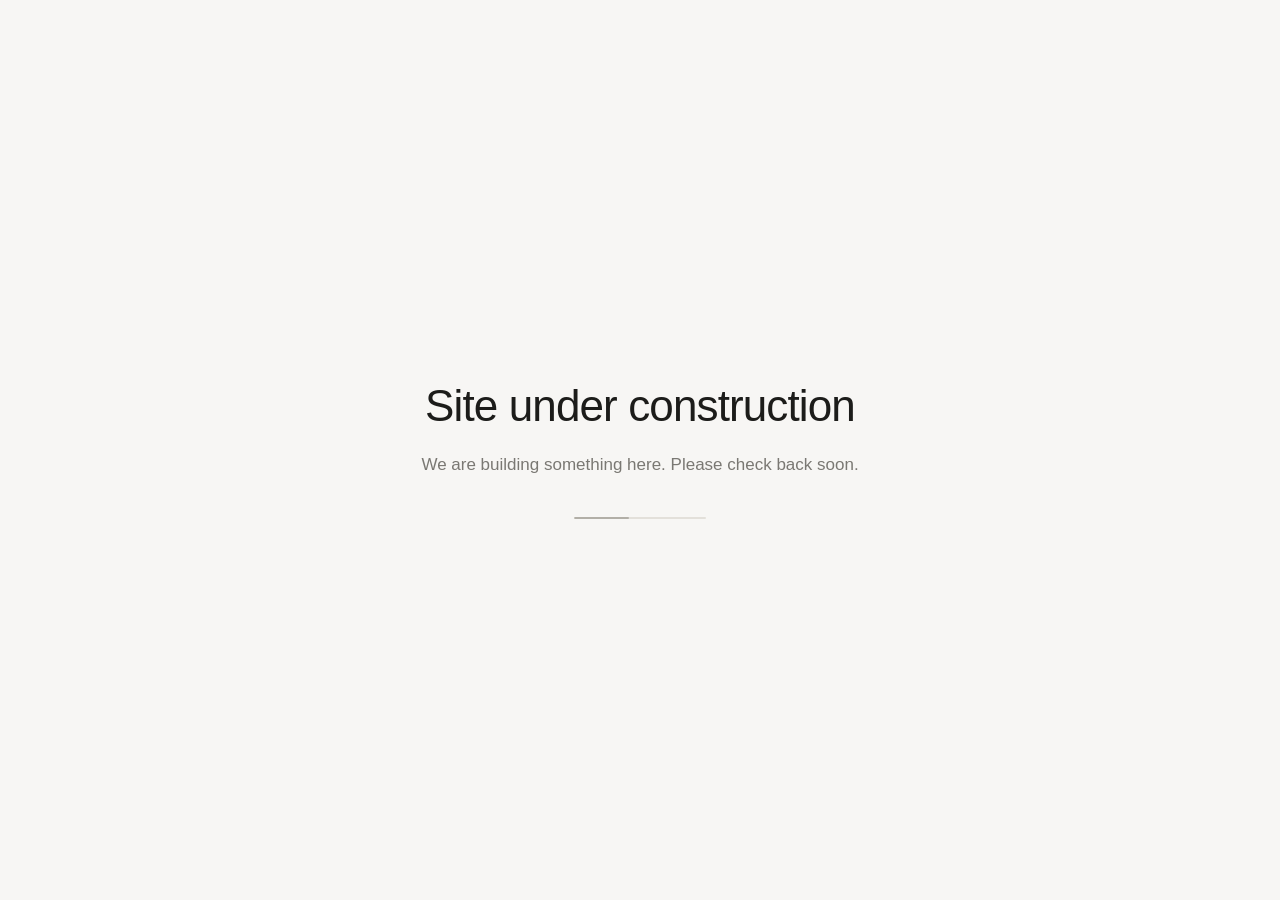
<file: index.html>
<!DOCTYPE html>
<html lang="en">
<head>
<meta charset="utf-8">
<meta name="viewport" content="width=device-width, initial-scale=1">
<title>Site under construction</title>
<meta name="description" content="This site is currently under construction.">
<meta name="robots" content="noindex">
<link rel="icon" href="data:,">
<style>
  :root {
    --bg: #F7F6F4;
    --ink: #1C1C1A;
    --muted: #7A7873;
    --rule: #E3E0DA;
    --sweep: #B2AFA7;
  }

  * { box-sizing: border-box; }

  html, body {
    margin: 0;
    padding: 0;
    height: 100%;
  }

  body {
    background: var(--bg);
    color: var(--ink);
    font-family: ui-sans-serif, -apple-system, BlinkMacSystemFont, "Segoe UI", Roboto, Helvetica, Arial, sans-serif;
    -webkit-font-smoothing: antialiased;
    display: flex;
    align-items: center;
    justify-content: center;
    padding: 40px 24px;
    text-align: center;
  }

  main {
    max-width: 520px;
    width: 100%;
    animation: rise 0.9s ease both;
  }

  h1 {
    margin: 0;
    font-size: clamp(27px, 5.6vw, 44px);
    font-weight: 400;
    letter-spacing: -0.02em;
    line-height: 1.15;
    text-wrap: balance;
  }

  p {
    margin: 20px auto 0;
    max-width: 440px;
    font-size: clamp(15px, 2.4vw, 17px);
    line-height: 1.65;
    color: var(--muted);
    font-weight: 400;
    text-wrap: balance;
  }

  .rule {
    width: 132px;
    height: 2px;
    margin: 38px auto 0;
    border-radius: 2px;
    background: var(--rule);
    overflow: hidden;
    position: relative;
  }

  .rule::after {
    content: "";
    position: absolute;
    inset: 0;
    width: 42%;
    border-radius: 2px;
    background: var(--sweep);
    animation: sweep 2.8s cubic-bezier(0.65, 0, 0.35, 1) infinite;
  }

  @keyframes sweep {
    0%   { transform: translateX(-110%); }
    50%  { transform: translateX(150%); }
    100% { transform: translateX(150%); }
  }

  @keyframes rise {
    from { opacity: 0; transform: translateY(10px); }
    to   { opacity: 1; transform: none; }
  }

  @media (prefers-reduced-motion: reduce) {
    main { animation: none; }
    .rule::after { animation: none; width: 42%; transform: none; }
  }

  @media (prefers-color-scheme: dark) {
    :root {
      --bg: #131312;
      --ink: #F2F1EE;
      --muted: #8E8C87;
      --rule: #2B2B29;
      --sweep: #55534E;
    }
  }
</style>
</head>
<body>
  <main>
    <h1>Site under construction</h1>
    <p>We are building something here. Please check back soon.</p>
    <div class="rule" aria-hidden="true"></div>
  </main>
</body>
</html>
</file>
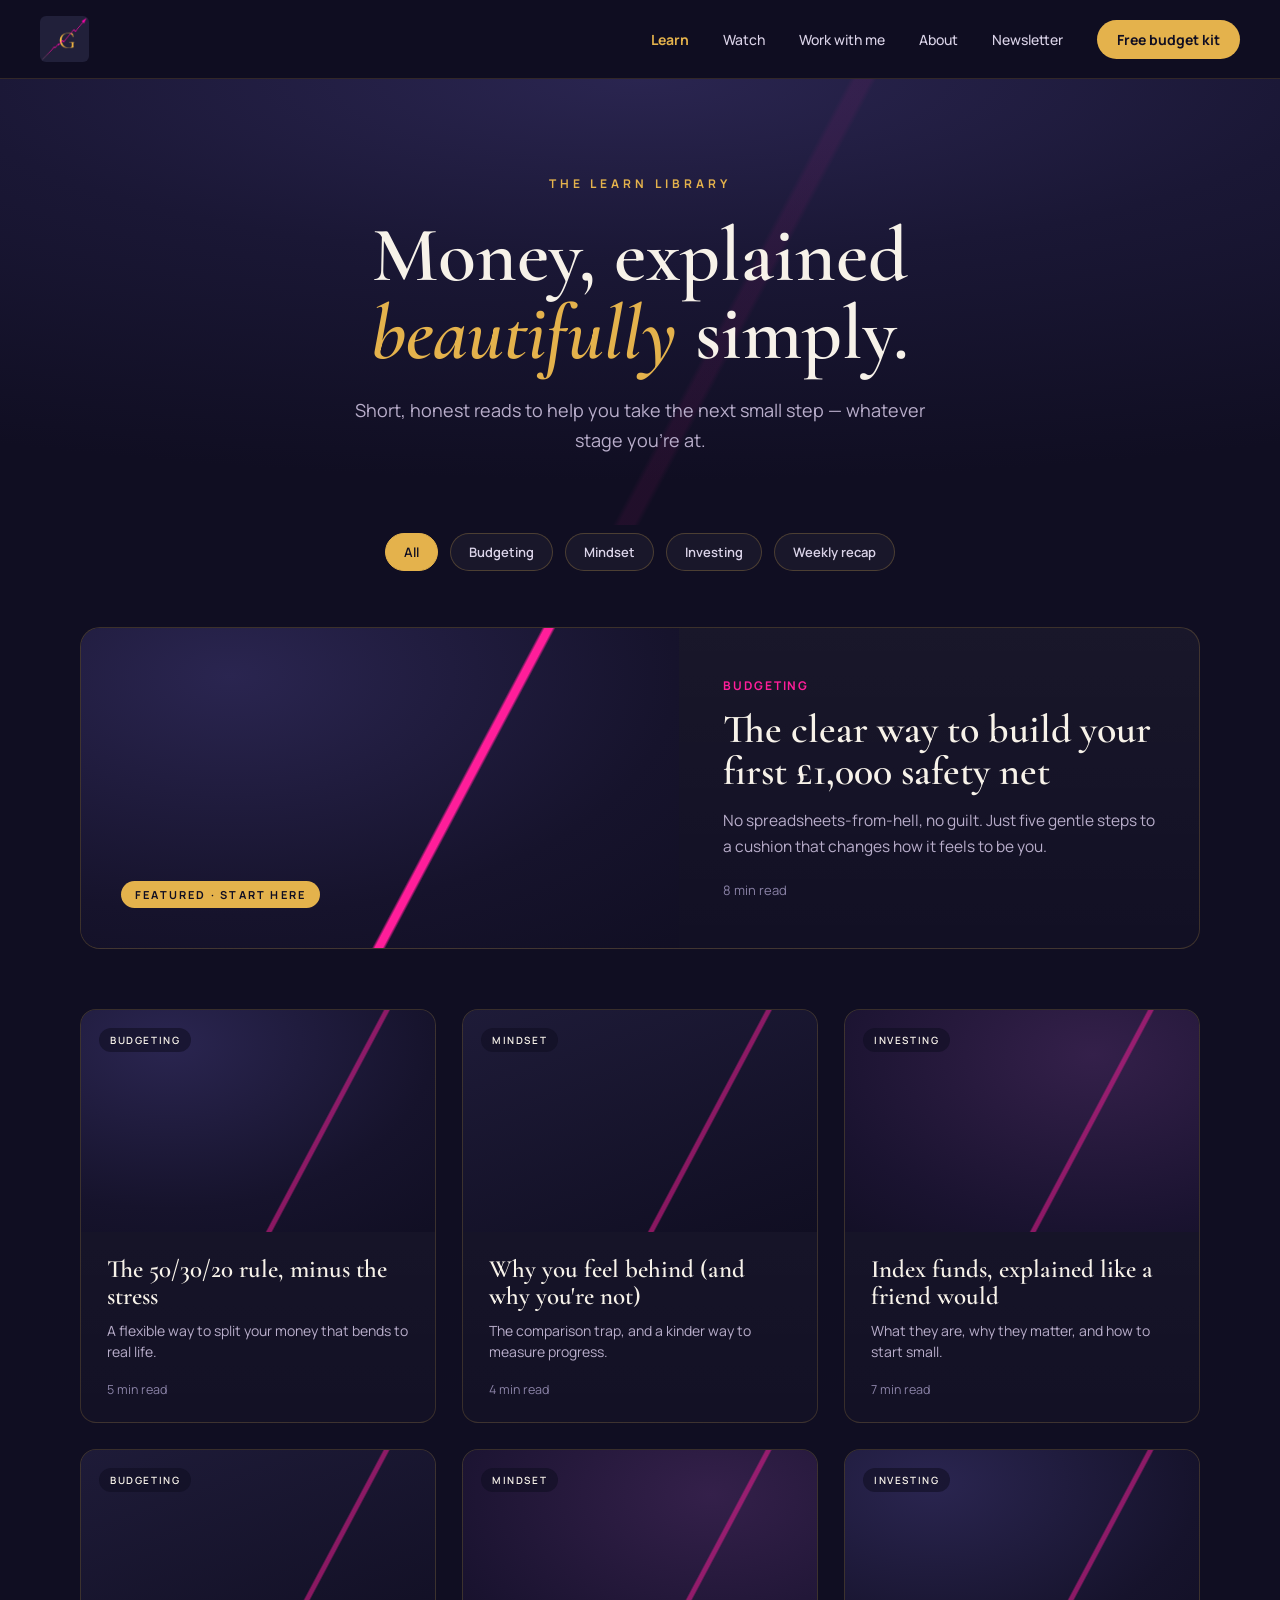
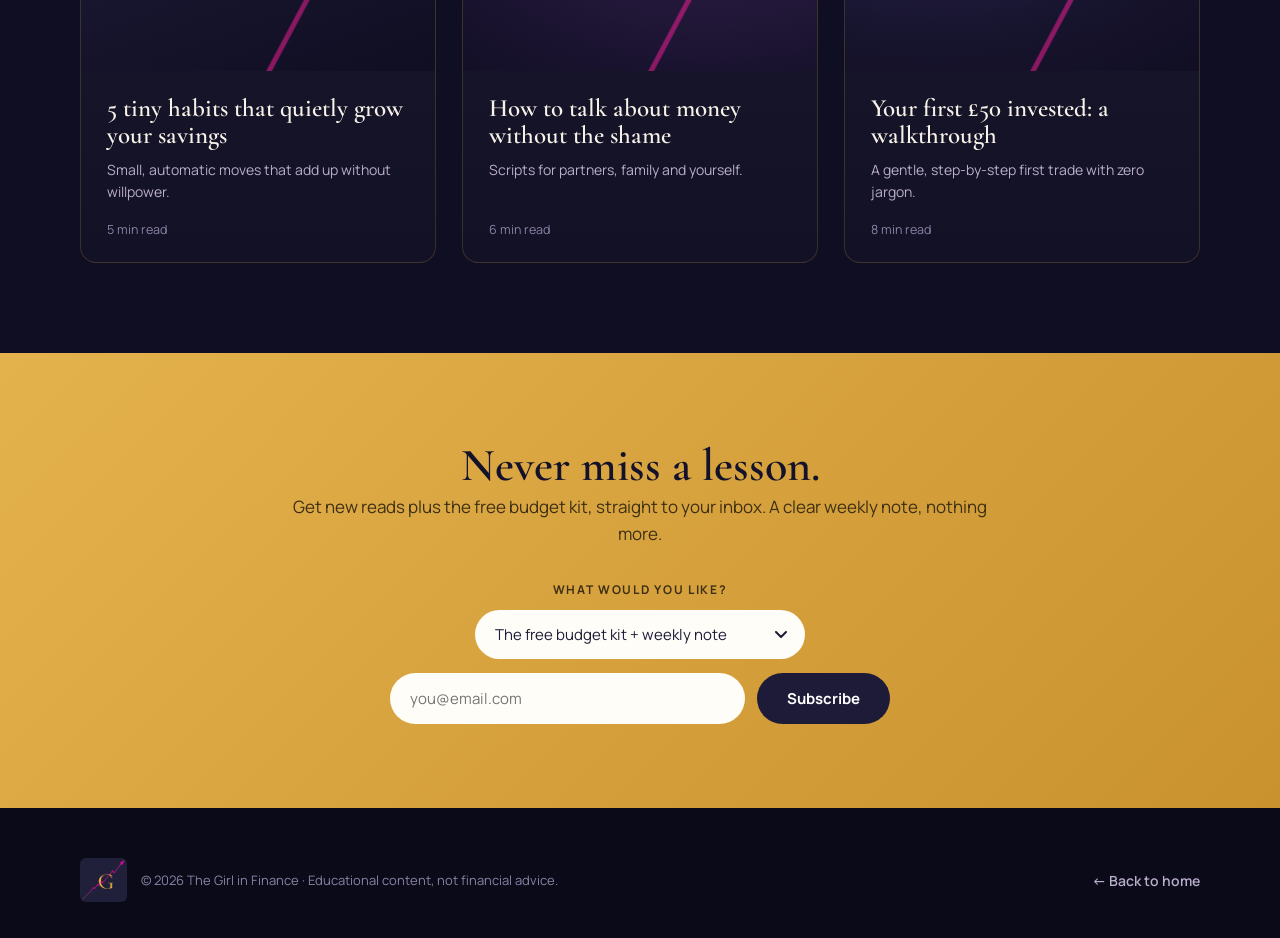
<file: blog.html>
<!DOCTYPE html>
<html lang="en">
<head>
<meta charset="utf-8">
<meta name="viewport" content="width=device-width, initial-scale=1">
<title>Learn — The Girl in Finance</title>
<meta name="description" content="Short, honest reads to help you take the next small step — whatever stage you're at. Budgeting, mindset and investing, explained beautifully simply.">
<link rel="icon" type="image/png" href="assets/favicon.png">
<link rel="preconnect" href="https://fonts.googleapis.com">
<link rel="preconnect" href="https://fonts.gstatic.com" crossorigin>
<link href="https://fonts.googleapis.com/css2?family=Cormorant+Garamond:ital,wght@0,400;0,500;0,600;0,700;1,400;1,500&family=Manrope:wght@400;500;600;700;800&family=Amiri:wght@400;700&display=swap" rel="stylesheet">
<link rel="stylesheet" href="styles.css">
</head>
<body>

  <!-- NAV -->
  <nav class="nav">
    <a class="nav-logo" href="index.html"><img src="assets/emblem-dark.png" alt="The Girl in Finance"></a>
    <div class="nav-links">
      <a href="#index" class="nav-link active">Learn</a>
      <a href="index.html#watch" class="nav-link">Watch</a>
      <a href="work-with-me.html" class="nav-link">Work with me</a>
      <a href="index.html#about" class="nav-link">About</a>
      <a href="newsletter.html" class="nav-link">Newsletter</a>
      <a href="#subscribe" class="nav-link btn btn-gold">Free budget kit</a>
    </div>
  </nav>

  <!-- HERO -->
  <header class="hero hero-sub">
    <div class="hero-inner">
      <div class="hero-eyebrow">The Learn library</div>
      <h1>Money, explained<br><span class="serif" style="font-style: italic; color: var(--gold);">beautifully</span> simply.</h1>
      <p class="lead">Short, honest reads to help you take the next small step — whatever stage you're at.</p>
    </div>
  </header>

  <!-- CATEGORY FILTER -->
  <div id="index" class="cat-filter">
    <span class="cat-pill active">All</span>
    <span class="cat-pill">Budgeting</span>
    <span class="cat-pill">Mindset</span>
    <span class="cat-pill">Investing</span>
    <span class="cat-pill">Weekly recap</span>
  </div>

  <!-- FEATURED -->
  <section style="padding: 56px 40px 40px;">
    <div class="wrap">
      <a href="#" class="featured-card">
        <div class="featured-visual">
          <span class="featured-badge">Featured · Start here</span>
        </div>
        <div class="featured-body">
          <div class="featured-cat">Budgeting</div>
          <h2>The clear way to build your first £1,000 safety net</h2>
          <p>No spreadsheets-from-hell, no guilt. Just five gentle steps to a cushion that changes how it feels to be you.</p>
          <span class="featured-read">8 min read</span>
        </div>
      </a>
    </div>
  </section>

  <!-- ARTICLE GRID -->
  <section style="padding: 20px 40px 90px;">
    <div class="wrap grid-3">
      <a href="#" class="card article-card">
        <div class="article-thumb" style="background: radial-gradient(120% 120% at 25% 15%, #2A2550, #16132C 62%, #100E22);">
          <span class="article-cat-badge">Budgeting</span>
        </div>
        <div class="article-body">
          <h3>The 50/30/20 rule, minus the stress</h3>
          <p>A flexible way to split your money that bends to real life.</p>
          <span class="article-read">5 min read</span>
        </div>
      </a>
      <a href="#" class="card article-card">
        <div class="article-thumb" style="background: linear-gradient(160deg, #1E1B38, #100E22);">
          <span class="article-cat-badge">Mindset</span>
        </div>
        <div class="article-body">
          <h3>Why you feel behind (and why you're not)</h3>
          <p>The comparison trap, and a kinder way to measure progress.</p>
          <span class="article-read">4 min read</span>
        </div>
      </a>
      <a href="#" class="card article-card">
        <div class="article-thumb" style="background: radial-gradient(120% 120% at 70% 20%, #34204a, #1A1330 65%, #100E22);">
          <span class="article-cat-badge">Investing</span>
        </div>
        <div class="article-body">
          <h3>Index funds, explained like a friend would</h3>
          <p>What they are, why they matter, and how to start small.</p>
          <span class="article-read">7 min read</span>
        </div>
      </a>
      <a href="#" class="card article-card">
        <div class="article-thumb" style="background: linear-gradient(160deg, #1E1B38, #100E22);">
          <span class="article-cat-badge">Budgeting</span>
        </div>
        <div class="article-body">
          <h3>5 tiny habits that quietly grow your savings</h3>
          <p>Small, automatic moves that add up without willpower.</p>
          <span class="article-read">5 min read</span>
        </div>
      </a>
      <a href="#" class="card article-card">
        <div class="article-thumb" style="background: radial-gradient(120% 120% at 70% 20%, #34204a, #1A1330 65%, #100E22);">
          <span class="article-cat-badge">Mindset</span>
        </div>
        <div class="article-body">
          <h3>How to talk about money without the shame</h3>
          <p>Scripts for partners, family and yourself.</p>
          <span class="article-read">6 min read</span>
        </div>
      </a>
      <a href="#" class="card article-card">
        <div class="article-thumb" style="background: radial-gradient(120% 120% at 25% 15%, #2A2550, #16132C 62%, #100E22);">
          <span class="article-cat-badge">Investing</span>
        </div>
        <div class="article-body">
          <h3>Your first £50 invested: a walkthrough</h3>
          <p>A gentle, step-by-step first trade with zero jargon.</p>
          <span class="article-read">8 min read</span>
        </div>
      </a>
    </div>
  </section>

  <!-- SUBSCRIBE -->
  <section id="subscribe" class="band-gold" style="padding: 84px 40px;">
    <div class="band-inner" style="max-width: 720px;">
      <h2 style="font-size: 46px;">Never miss a lesson.</h2>
      <p>Get new reads plus the free budget kit, straight to your inbox. A clear weekly note, nothing more.</p>
      <form class="pill-form" name="newsletter-blog" method="POST" action="/thank-you.html" data-netlify="true" netlify-honeypot="bot-field" style="max-width: 500px;">
        <input type="hidden" name="form-name" value="newsletter-blog">
        <p class="hp-field"><label>Don't fill this out: <input name="bot-field" type="text"></label></p>
        <label class="pill-choice">
          <span>What would you like?</span>
          <select name="wants">
            <option>The free budget kit + weekly note</option>
            <option>Just the weekly newsletter</option>
            <option>Just the budget kit</option>
          </select>
        </label>
        <input type="email" name="email" placeholder="you@email.com" required>
        <button type="submit" class="btn btn-dark">Subscribe</button>
      </form>
    </div>
  </section>

  <!-- FOOTER -->
  <footer class="footer-simple">
    <div class="wrap">
      <div class="footer-simple-brand">
        <img src="assets/emblem-dark.png" alt="The Girl in Finance">
        <span>© 2026 The Girl in Finance · Educational content, not financial advice.</span>
      </div>
      <a href="index.html" class="footer-back">← Back to home</a>
    </div>
  </footer>

</body>
</html>
</file>
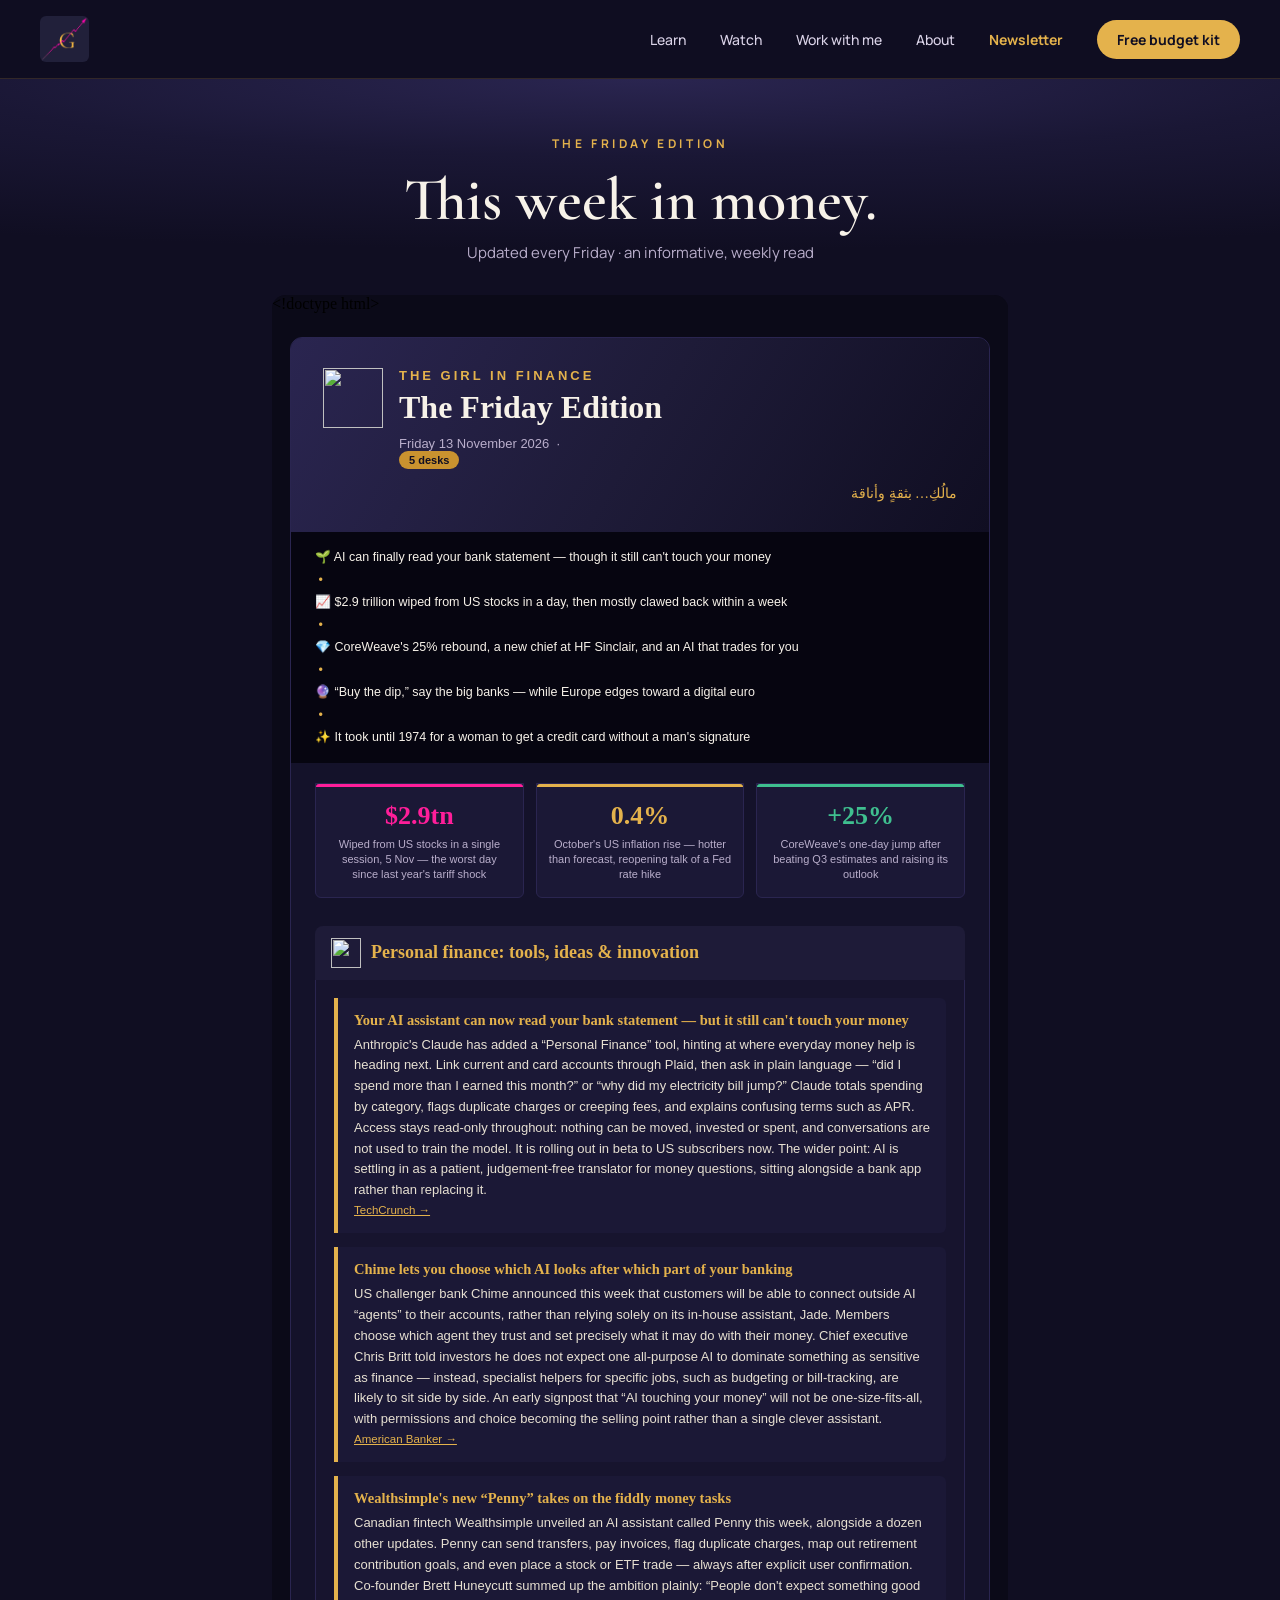
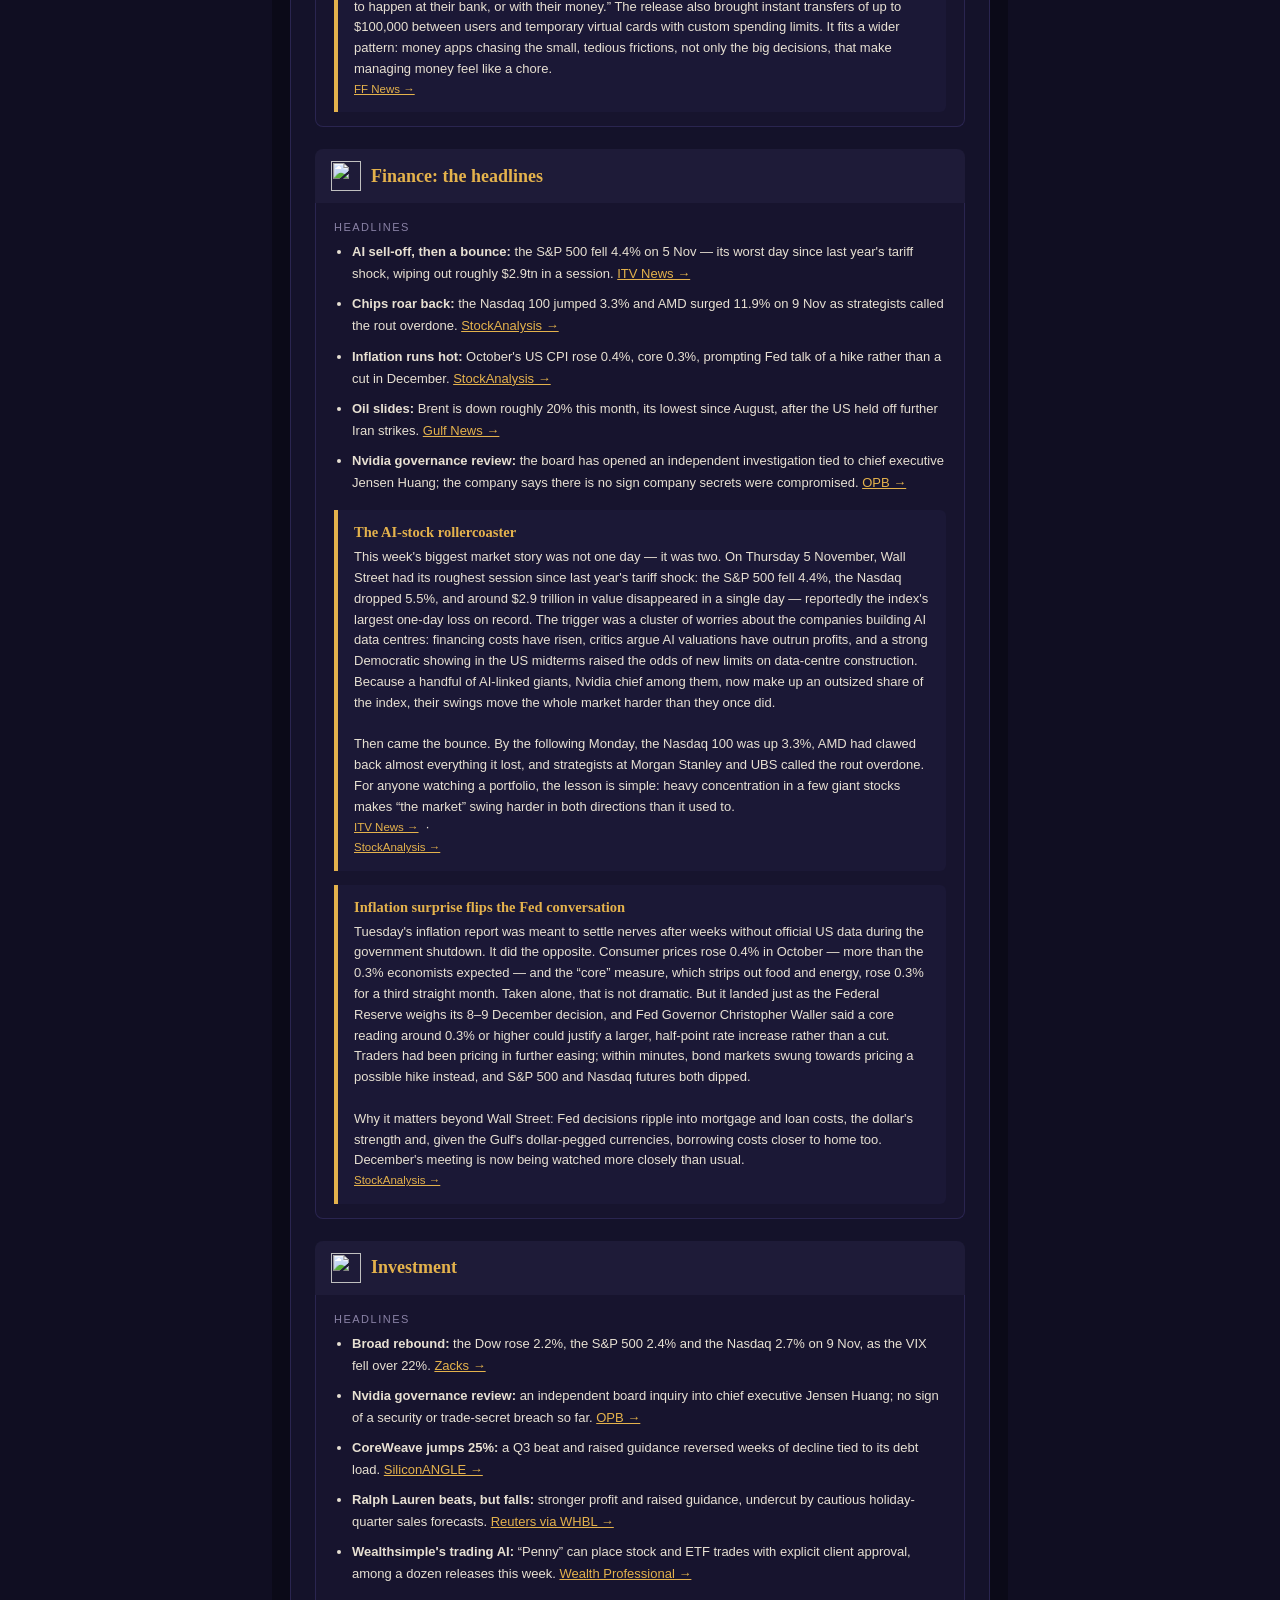
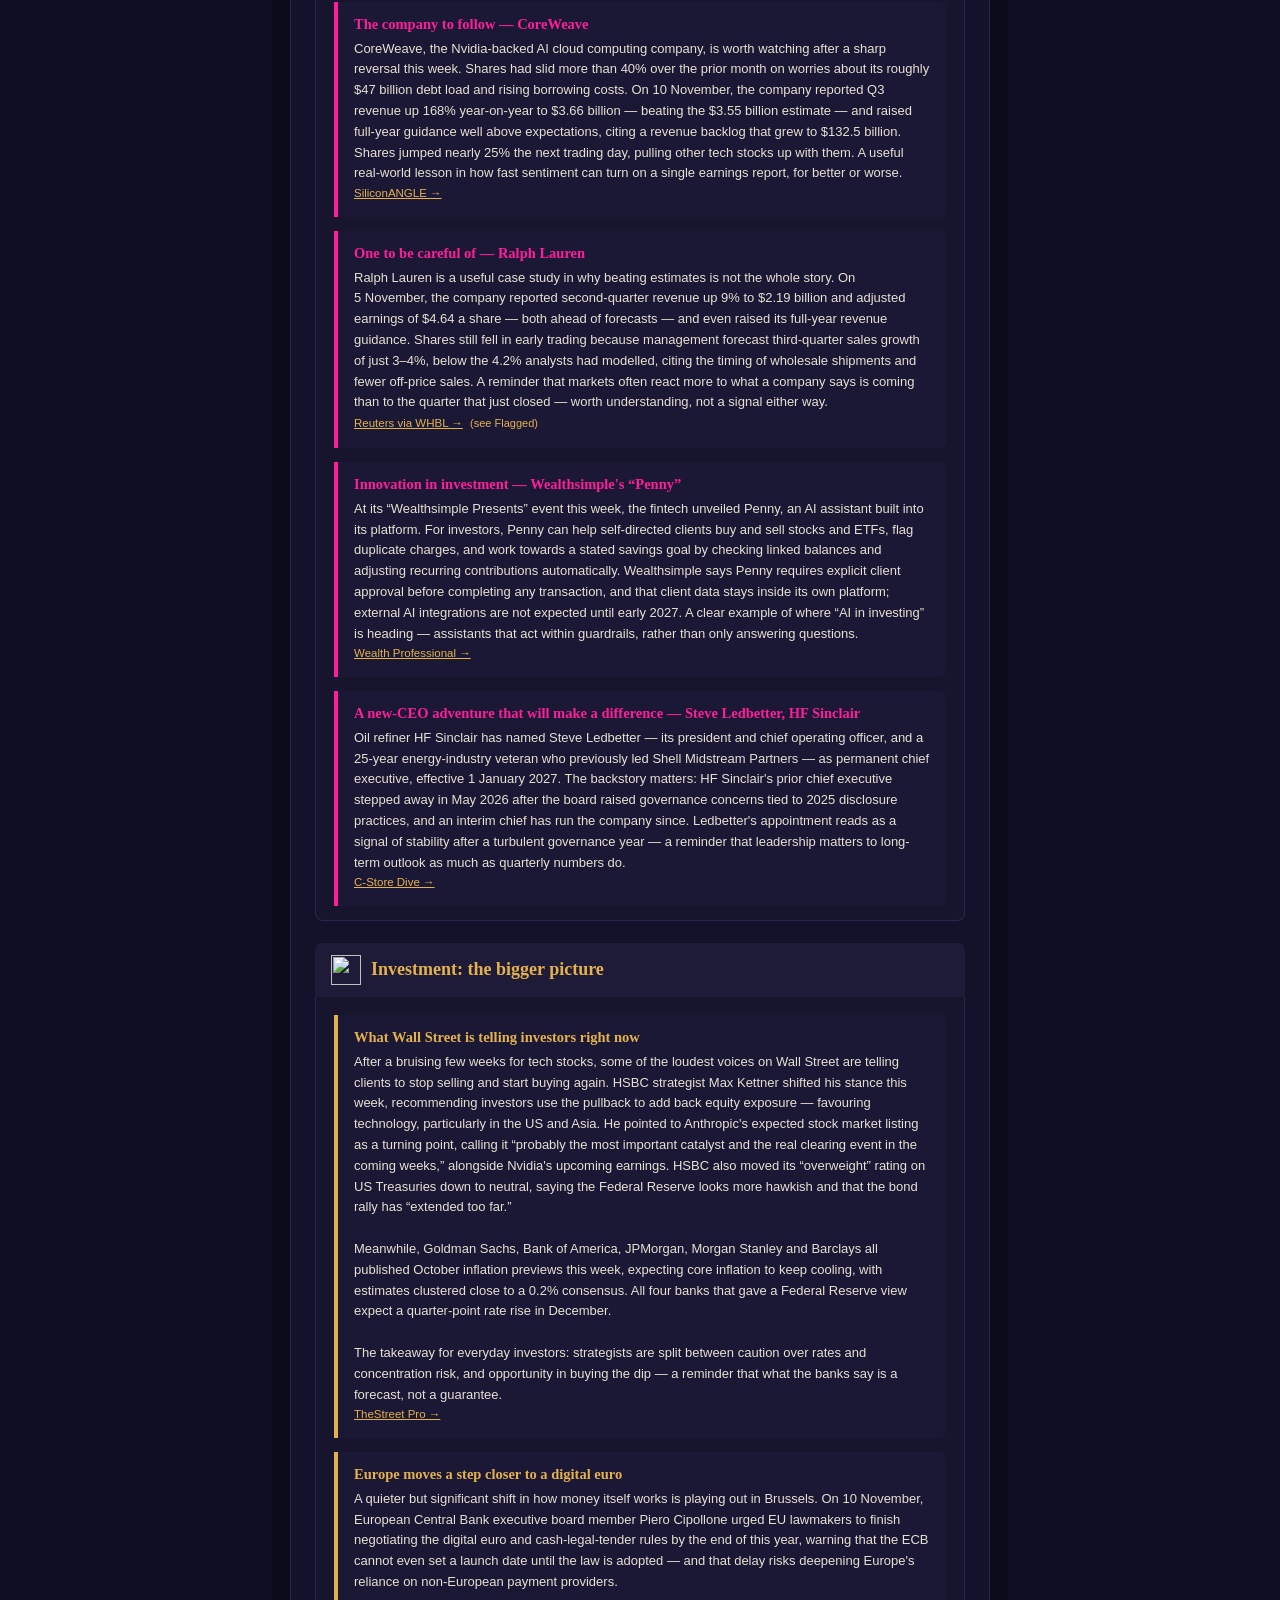
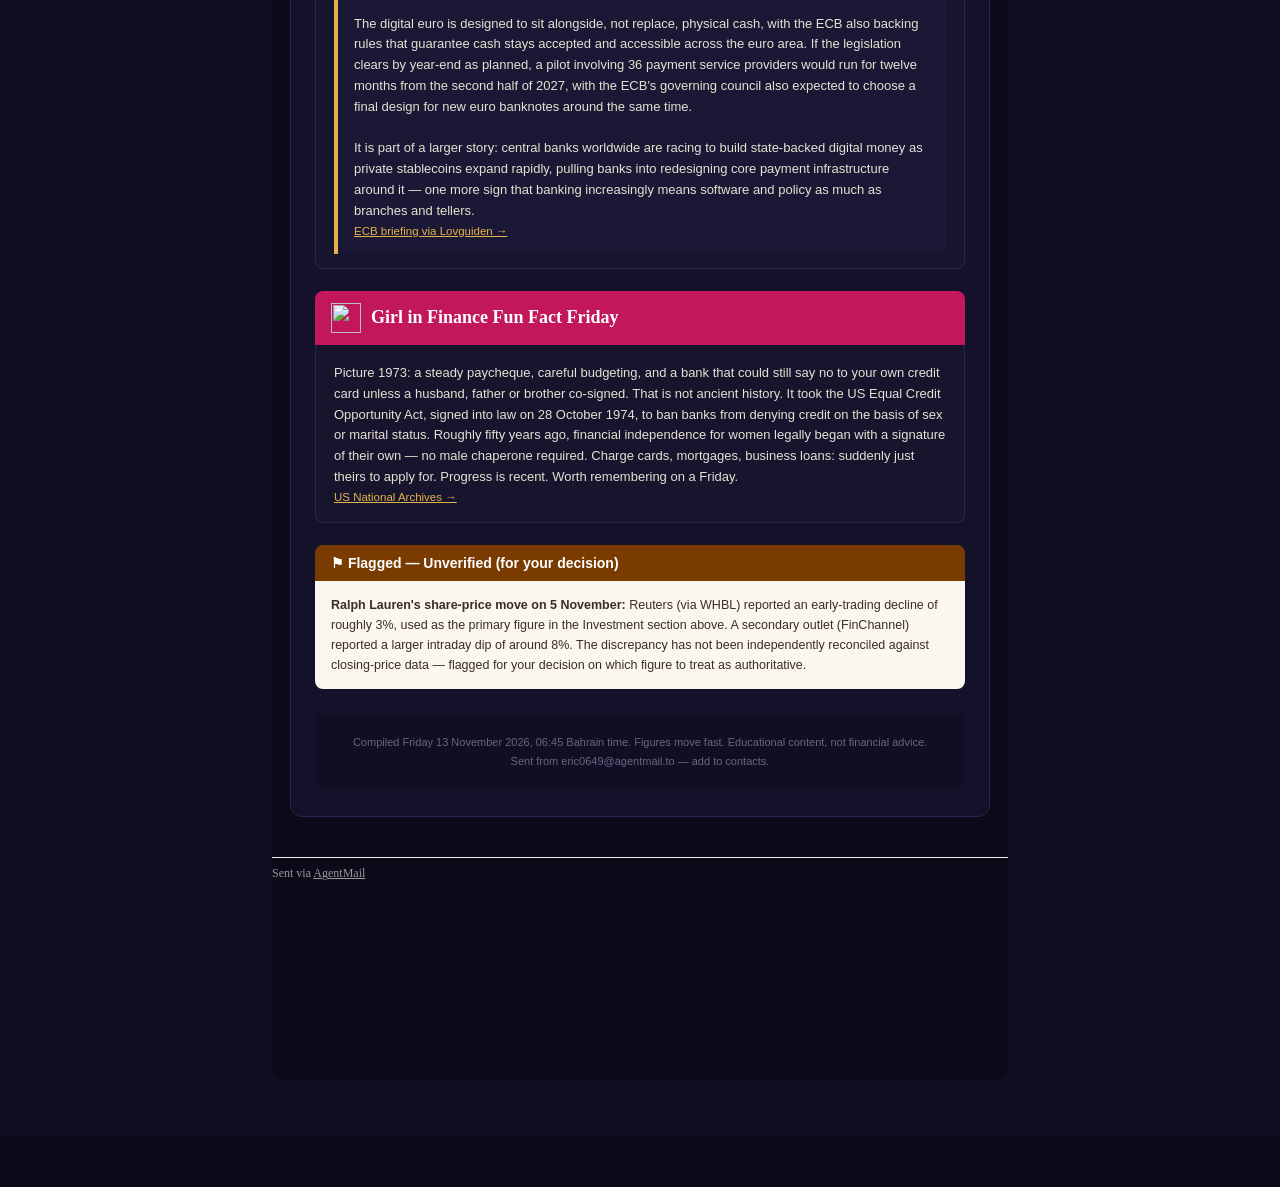
<file: newsletter.html>
<!DOCTYPE html>
<html lang="en">
<head>
<meta charset="utf-8">
<meta name="viewport" content="width=device-width, initial-scale=1">
<title>The Friday Edition — The Girl in Finance</title>
<meta name="description" content="The Girl in Finance — Friday Edition. Money news, personal finance and investment, explained clearly. Updated every Friday.">
<link rel="icon" type="image/png" href="assets/favicon.png">
<link rel="preconnect" href="https://fonts.googleapis.com">
<link rel="preconnect" href="https://fonts.gstatic.com" crossorigin>
<link href="https://fonts.googleapis.com/css2?family=Cormorant+Garamond:ital,wght@0,400;0,500;0,600;0,700;1,400;1,500&family=Manrope:wght@400;500;600;700;800&family=Amiri:wght@400;700&display=swap" rel="stylesheet">
<link rel="stylesheet" href="styles.css">
<style>
  .nl-mini-hero { text-align:center; padding:56px 24px 6px; background:radial-gradient(120% 90% at 50% 0%, #2A2550 0%, #1A1735 45%, var(--deep-space) 100%); }
  .nl-mini-hero .eyebrow { color:var(--gold); }
  .nl-mini-hero h1 { font-size:clamp(38px,6vw,60px); line-height:1; margin-bottom:12px; }
  .nl-mini-hero p { color:var(--mauve); font-size:15px; }
  .nl-frame-wrap { max-width:760px; margin:0 auto; padding:26px 12px 56px; }
  iframe#issue { width:100%; border:0; display:block; background:#0B0A18; border-radius:14px; min-height:1600px; }
</style>
</head>
<body>

  <nav class="nav">
    <a class="nav-logo" href="index.html"><img src="assets/emblem-dark.png" alt="The Girl in Finance"></a>
    <div class="nav-links">
      <a href="index.html#learn" class="nav-link">Learn</a>
      <a href="index.html#watch" class="nav-link">Watch</a>
      <a href="work-with-me.html" class="nav-link">Work with me</a>
      <a href="index.html#about" class="nav-link">About</a>
      <a href="newsletter.html" class="nav-link active">Newsletter</a>
      <a href="index.html#join" class="nav-link btn btn-gold">Free budget kit</a>
    </div>
  </nav>

  <header class="nl-mini-hero">
    <div class="eyebrow">The Friday Edition</div>
    <h1 class="serif">This week in money.</h1>
    <p>Updated every Friday · an informative, weekly read</p>
  </header>

  <div class="nl-frame-wrap">
    <iframe id="issue" src="issue.html" title="This week's edition" scrolling="no"></iframe>
  </div>

  <footer class="footer-simple">
    <div class="wrap">
      <div class="footer-simple-brand">
        <img src="assets/emblem-dark.png" alt="The Girl in Finance">
        <span>© 2026 The Girl in Finance · Educational content, not financial advice.</span>
      </div>
      <a href="index.html" class="footer-back">← Back to home</a>
    </div>
  </footer>

  <script>
    (function () {
      var f = document.getElementById('issue');
      function resize() {
        try {
          var h = f.contentWindow.document.body.scrollHeight;
          if (h && h > 200) f.style.height = (h + 40) + 'px';
        } catch (e) { /* leave min-height */ }
      }
      f.addEventListener('load', resize);
      setTimeout(resize, 500);
      setTimeout(resize, 1500);
      window.addEventListener('resize', resize);
    })();
  </script>
</body>
</html>
</file>
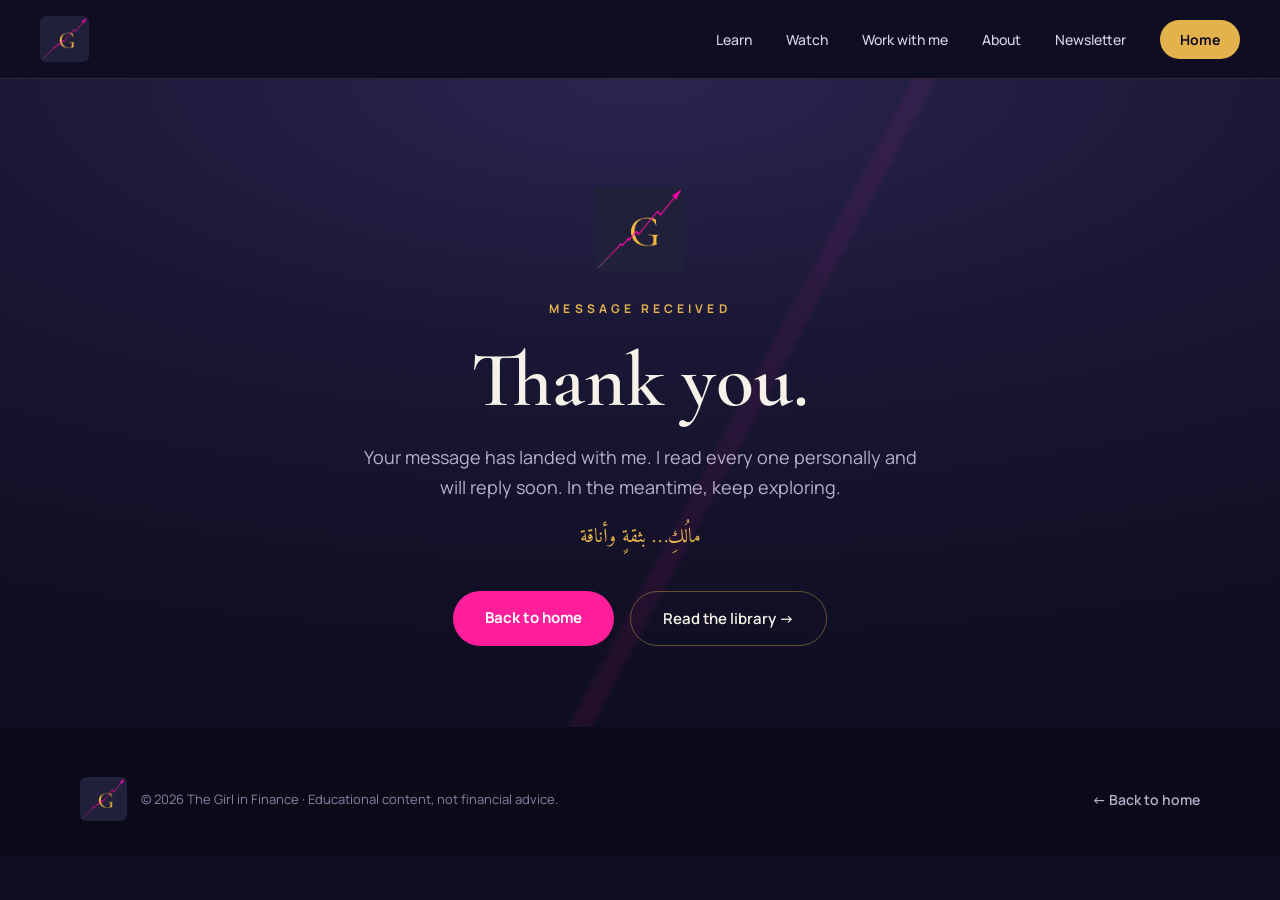
<file: thank-you.html>
<!DOCTYPE html>
<html lang="en">
<head>
<meta charset="utf-8">
<meta name="viewport" content="width=device-width, initial-scale=1">
<title>Thank you — The Girl in Finance</title>
<meta name="description" content="Your message has been received.">
<meta name="robots" content="noindex">
<link rel="icon" type="image/png" href="assets/favicon.png">
<link rel="preconnect" href="https://fonts.googleapis.com">
<link rel="preconnect" href="https://fonts.gstatic.com" crossorigin>
<link href="https://fonts.googleapis.com/css2?family=Cormorant+Garamond:ital,wght@0,400;0,500;0,600;0,700;1,400;1,500&family=Manrope:wght@400;500;600;700;800&family=Amiri:wght@400;700&display=swap" rel="stylesheet">
<link rel="stylesheet" href="styles.css">
</head>
<body>

  <!-- NAV -->
  <nav class="nav">
    <a class="nav-logo" href="index.html"><img src="assets/emblem-dark.png" alt="The Girl in Finance"></a>
    <div class="nav-links">
      <a href="index.html#learn" class="nav-link">Learn</a>
      <a href="index.html#watch" class="nav-link">Watch</a>
      <a href="work-with-me.html" class="nav-link">Work with me</a>
      <a href="index.html#about" class="nav-link">About</a>
      <a href="newsletter.html" class="nav-link">Newsletter</a>
      <a href="index.html" class="nav-link btn btn-gold">Home</a>
    </div>
  </nav>

  <!-- THANK YOU -->
  <header class="hero hero-sub" style="min-height: 72vh; display: flex; align-items: center;">
    <div class="hero-inner">
      <img src="assets/emblem-dark.png" alt="" style="width: 92px; height: auto; border-radius: 8px; margin: 0 auto 28px;">
      <div class="hero-eyebrow">Message received</div>
      <h1>Thank you.</h1>
      <p class="lead">Your message has landed with me. I read every one personally and will reply soon. In the meantime, keep exploring.</p>
      <p class="ar ar-tag" style="font-size: 20px; color: var(--gold); margin-top: 18px;">مالُكِ… بثقةٍ وأناقة</p>
      <div class="hero-ctas">
        <a href="index.html" class="btn btn-pink">Back to home</a>
        <a href="blog.html" class="btn btn-outline">Read the library →</a>
      </div>
    </div>
  </header>

  <!-- FOOTER -->
  <footer class="footer-simple">
    <div class="wrap">
      <div class="footer-simple-brand">
        <img src="assets/emblem-dark.png" alt="The Girl in Finance">
        <span>© 2026 The Girl in Finance · Educational content, not financial advice.</span>
      </div>
      <a href="index.html" class="footer-back">← Back to home</a>
    </div>
  </footer>

</body>
</html>
</file>
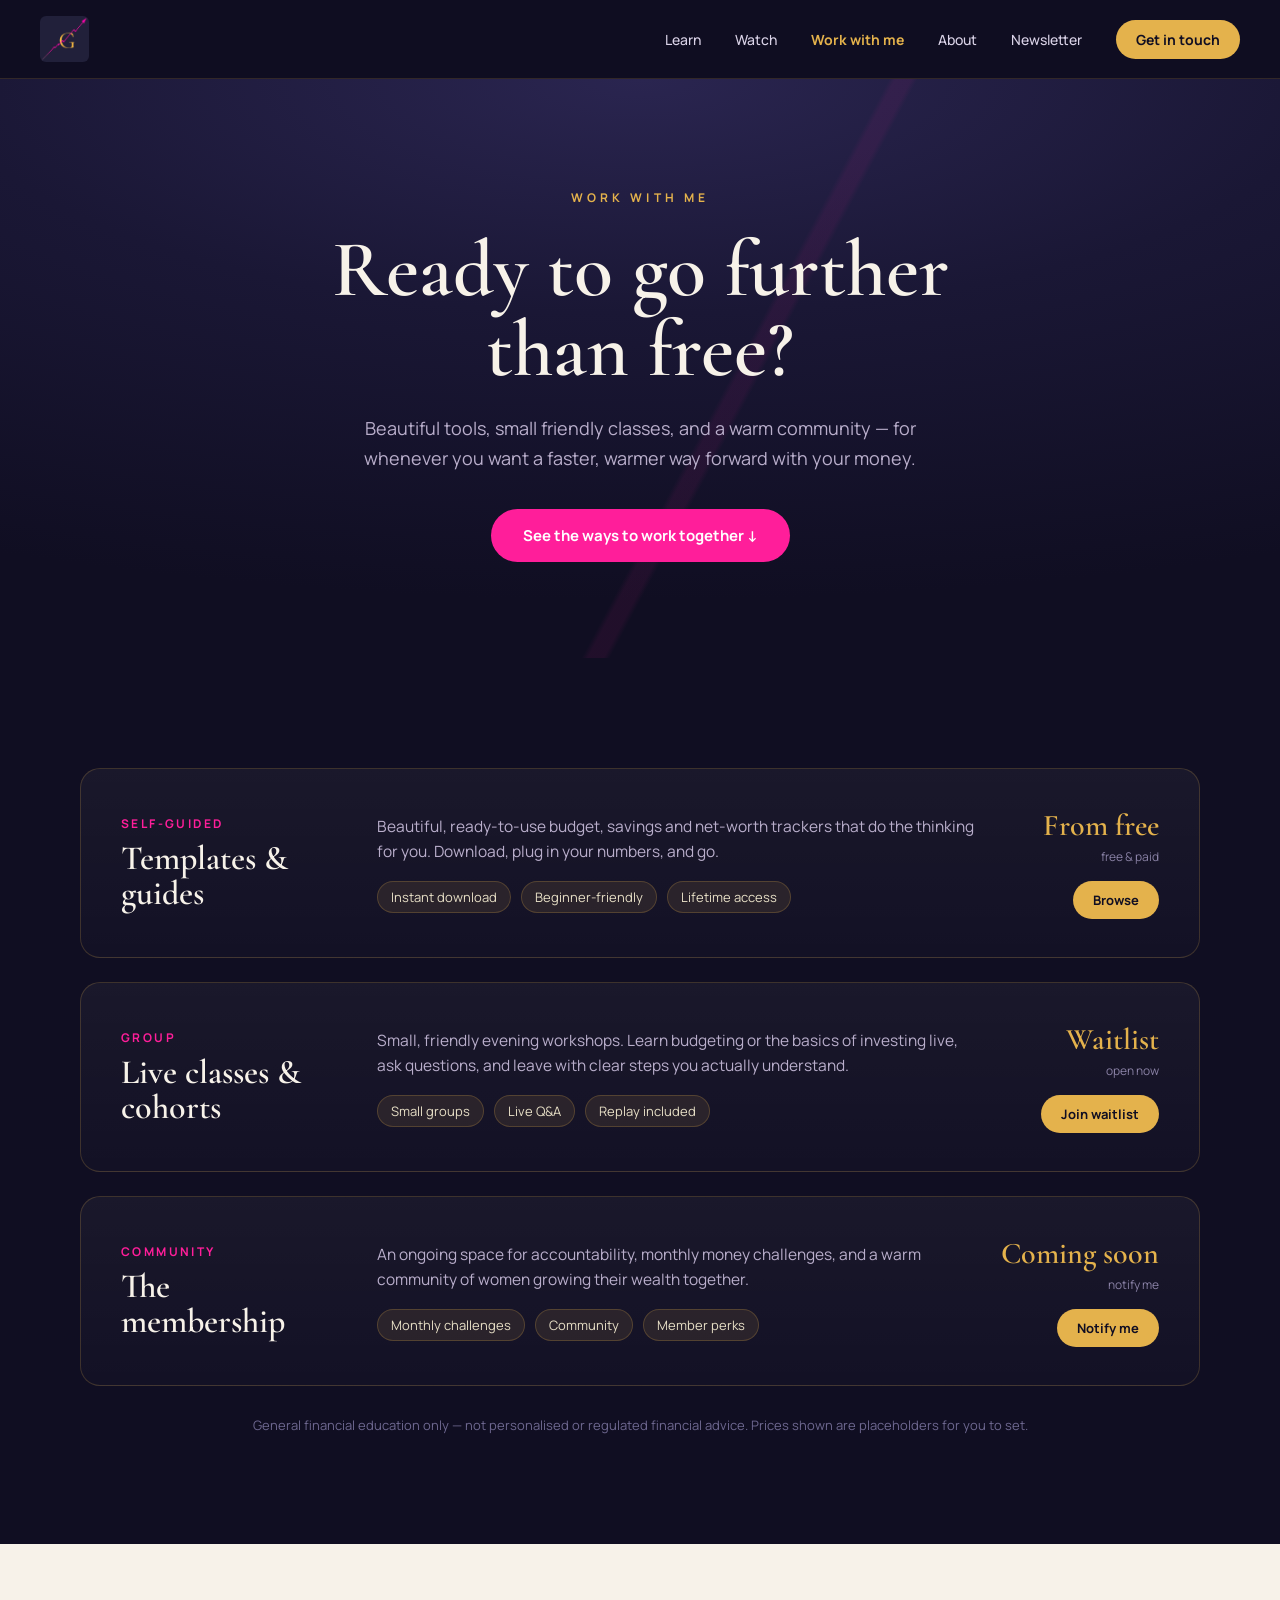
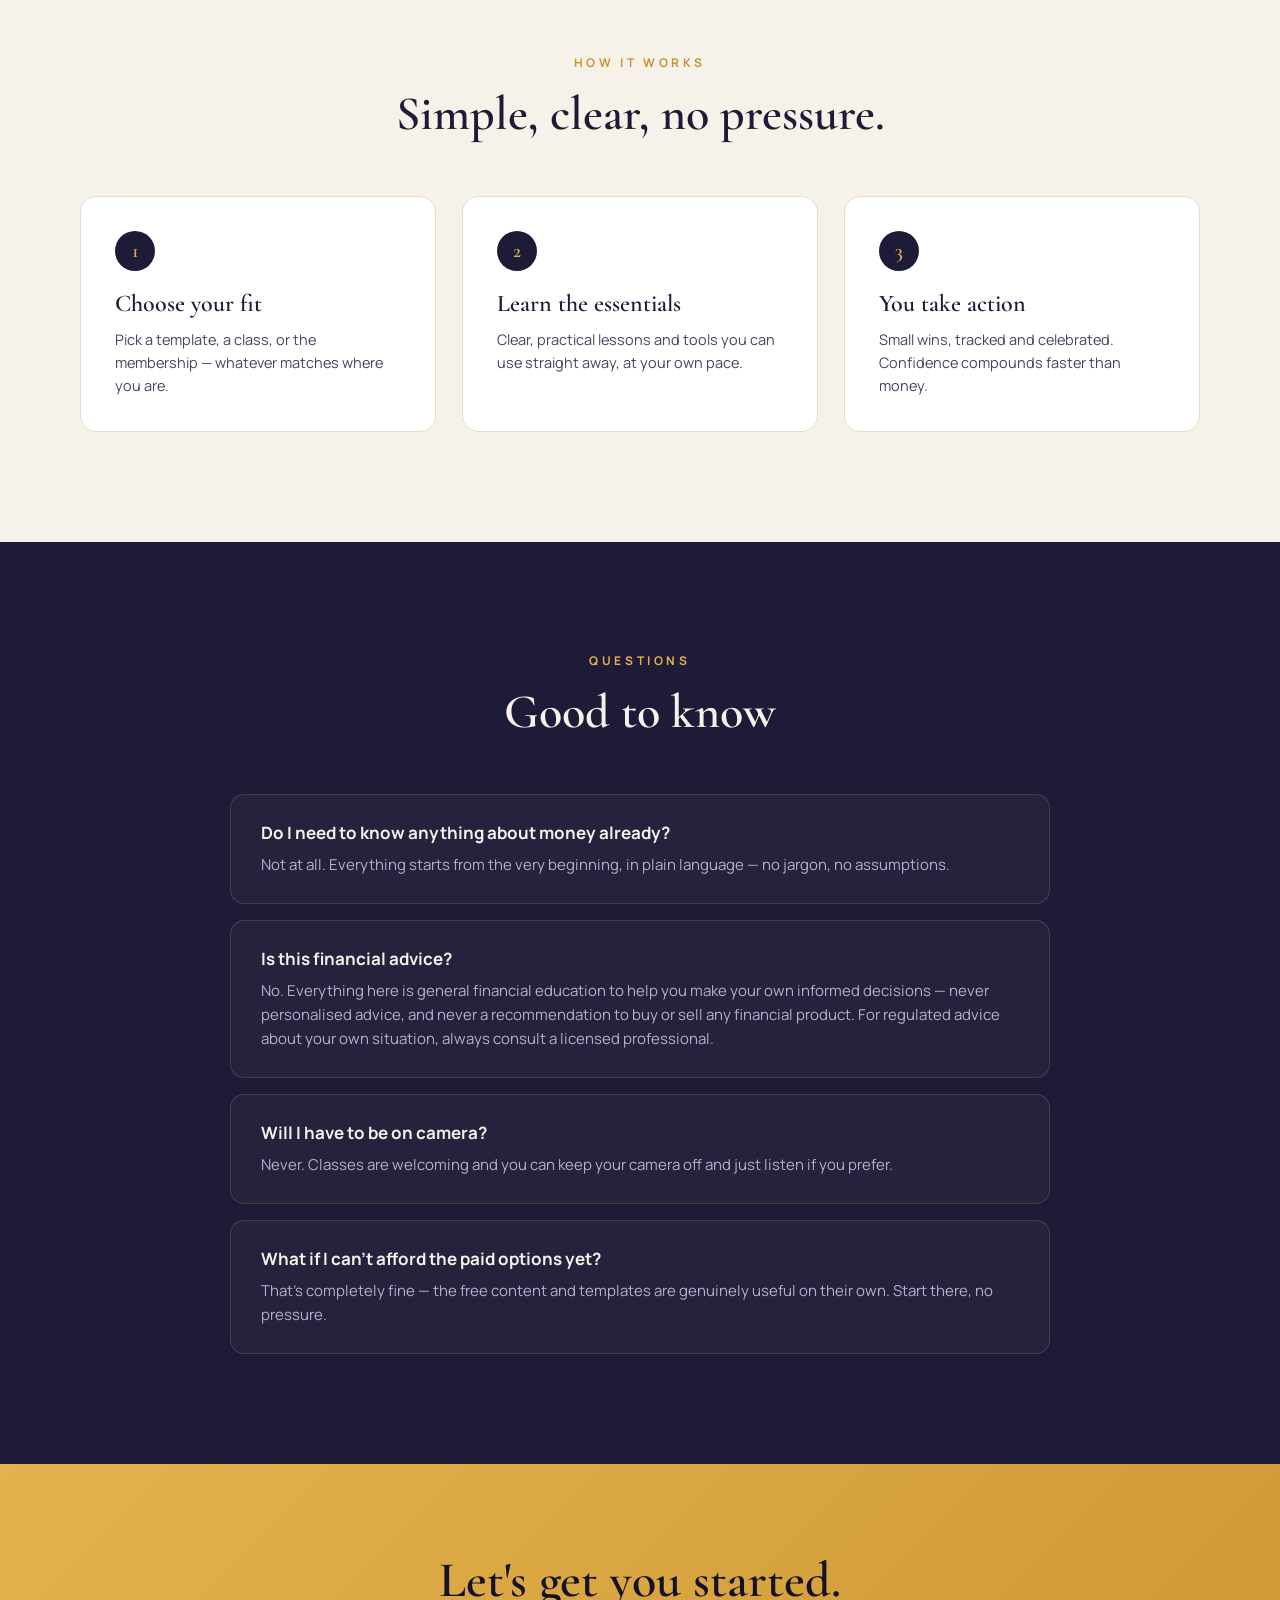
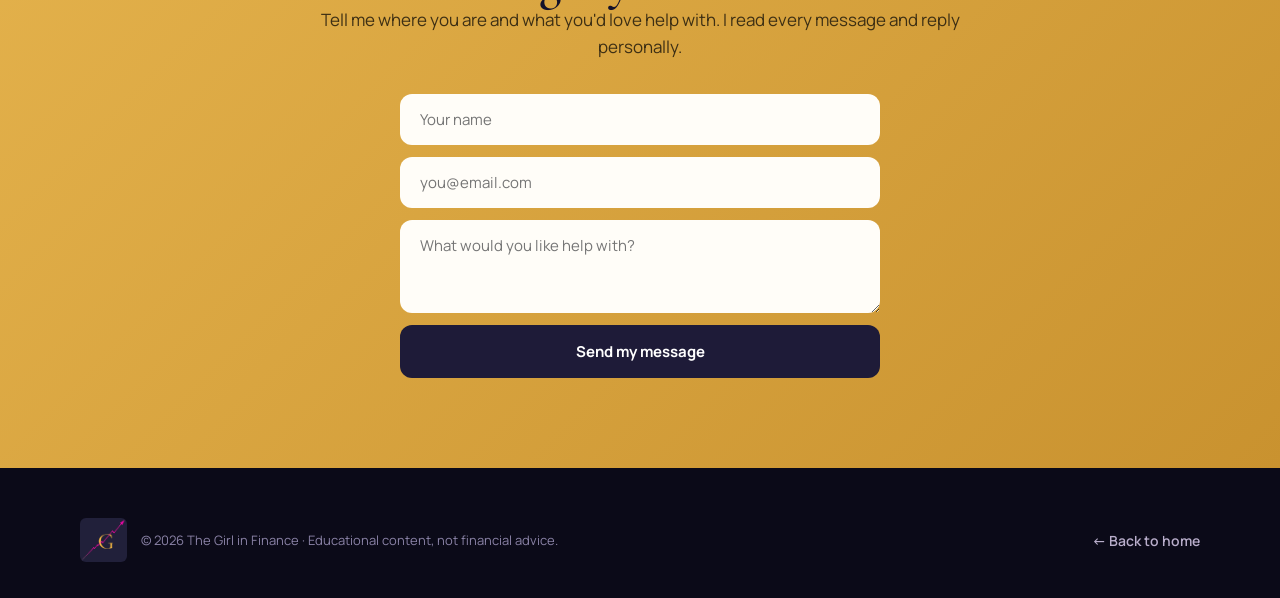
<file: work-with-me.html>
<!DOCTYPE html>
<html lang="en">
<head>
<meta charset="utf-8">
<meta name="viewport" content="width=device-width, initial-scale=1">
<title>Work with me — The Girl in Finance</title>
<meta name="description" content="Beautiful tools, small friendly classes, and a warm community — general money education for a faster, warmer way forward with your money.">
<link rel="icon" type="image/png" href="assets/favicon.png">
<link rel="preconnect" href="https://fonts.googleapis.com">
<link rel="preconnect" href="https://fonts.gstatic.com" crossorigin>
<link href="https://fonts.googleapis.com/css2?family=Cormorant+Garamond:ital,wght@0,400;0,500;0,600;0,700;1,400;1,500&family=Manrope:wght@400;500;600;700;800&family=Amiri:wght@400;700&display=swap" rel="stylesheet">
<link rel="stylesheet" href="styles.css">
</head>
<body>

  <!-- NAV -->
  <nav class="nav">
    <a class="nav-logo" href="index.html"><img src="assets/emblem-dark.png" alt="The Girl in Finance"></a>
    <div class="nav-links">
      <a href="index.html#learn" class="nav-link">Learn</a>
      <a href="index.html#watch" class="nav-link">Watch</a>
      <a href="#offerings" class="nav-link active">Work with me</a>
      <a href="index.html#about" class="nav-link">About</a>
      <a href="newsletter.html" class="nav-link">Newsletter</a>
      <a href="#apply" class="nav-link btn btn-gold">Get in touch</a>
    </div>
  </nav>

  <!-- HERO -->
  <header class="hero hero-work">
    <div class="hero-inner">
      <div class="hero-eyebrow">Work with me</div>
      <h1>Ready to go further<br>than free?</h1>
      <p class="lead">Beautiful tools, small friendly classes, and a warm community — for whenever you want a faster, warmer way forward with your money.</p>
      <a href="#offerings" class="btn btn-pink">See the ways to work together ↓</a>
    </div>
  </header>

  <!-- OFFERINGS -->
  <section id="offerings">
    <div class="wrap">
      <div class="offers-list">
        <div class="offer-row">
          <div>
            <div class="offer-row-tag">Self-guided</div>
            <div class="offer-row-title">Templates &amp; guides</div>
          </div>
          <div>
            <p class="offer-row-body">Beautiful, ready-to-use budget, savings and net-worth trackers that do the thinking for you. Download, plug in your numbers, and go.</p>
            <div class="offer-points"><span>Instant download</span><span>Beginner-friendly</span><span>Lifetime access</span></div>
          </div>
          <div class="offer-price-block">
            <div class="offer-price">From free</div>
            <div class="offer-price-note">free &amp; paid</div>
            <a href="#apply" class="btn btn-gold-sm">Browse</a>
          </div>
        </div>

        <div class="offer-row">
          <div>
            <div class="offer-row-tag">Group</div>
            <div class="offer-row-title">Live classes &amp; cohorts</div>
          </div>
          <div>
            <p class="offer-row-body">Small, friendly evening workshops. Learn budgeting or the basics of investing live, ask questions, and leave with clear steps you actually understand.</p>
            <div class="offer-points"><span>Small groups</span><span>Live Q&amp;A</span><span>Replay included</span></div>
          </div>
          <div class="offer-price-block">
            <div class="offer-price">Waitlist</div>
            <div class="offer-price-note">open now</div>
            <a href="#apply" class="btn btn-gold-sm">Join waitlist</a>
          </div>
        </div>

        <div class="offer-row">
          <div>
            <div class="offer-row-tag">Community</div>
            <div class="offer-row-title">The membership</div>
          </div>
          <div>
            <p class="offer-row-body">An ongoing space for accountability, monthly money challenges, and a warm community of women growing their wealth together.</p>
            <div class="offer-points"><span>Monthly challenges</span><span>Community</span><span>Member perks</span></div>
          </div>
          <div class="offer-price-block">
            <div class="offer-price">Coming soon</div>
            <div class="offer-price-note">notify me</div>
            <a href="#apply" class="btn btn-gold-sm">Notify me</a>
          </div>
        </div>
      </div>
      <p class="disclaimer">General financial education only — not personalised or regulated financial advice. Prices shown are placeholders for you to set.</p>
    </div>
  </section>

  <!-- HOW IT WORKS -->
  <section class="section-light">
    <div class="wrap">
      <div class="section-head">
        <div class="eyebrow">How it works</div>
        <h2>Simple, clear, no pressure.</h2>
      </div>
      <div class="grid-3">
        <div class="step-card">
          <div class="step-num">1</div>
          <h3>Choose your fit</h3>
          <p>Pick a template, a class, or the membership — whatever matches where you are.</p>
        </div>
        <div class="step-card">
          <div class="step-num">2</div>
          <h3>Learn the essentials</h3>
          <p>Clear, practical lessons and tools you can use straight away, at your own pace.</p>
        </div>
        <div class="step-card">
          <div class="step-num">3</div>
          <h3>You take action</h3>
          <p>Small wins, tracked and celebrated. Confidence compounds faster than money.</p>
        </div>
      </div>
    </div>
  </section>

  <!-- FAQ -->
  <section class="section-navy">
    <div class="wrap" style="max-width: 820px;">
      <div class="section-head" style="max-width: none;">
        <div class="eyebrow">Questions</div>
        <h2>Good to know</h2>
      </div>
      <div class="faq-list">
        <div class="faq-item">
          <div class="faq-q">Do I need to know anything about money already?</div>
          <div class="faq-a">Not at all. Everything starts from the very beginning, in plain language — no jargon, no assumptions.</div>
        </div>
        <div class="faq-item">
          <div class="faq-q">Is this financial advice?</div>
          <div class="faq-a">No. Everything here is general financial education to help you make your own informed decisions — never personalised advice, and never a recommendation to buy or sell any financial product. For regulated advice about your own situation, always consult a licensed professional.</div>
        </div>
        <div class="faq-item">
          <div class="faq-q">Will I have to be on camera?</div>
          <div class="faq-a">Never. Classes are welcoming and you can keep your camera off and just listen if you prefer.</div>
        </div>
        <div class="faq-item">
          <div class="faq-q">What if I can't afford the paid options yet?</div>
          <div class="faq-a">That's completely fine — the free content and templates are genuinely useful on their own. Start there, no pressure.</div>
        </div>
      </div>
    </div>
  </section>

  <!-- APPLY / CTA -->
  <section id="apply" class="band-gold" style="padding: 90px 40px;">
    <div class="band-inner" style="max-width: 720px;">
      <h2 style="font-size: 50px; line-height: 1.04;">Let's get you started.</h2>
      <p>Tell me where you are and what you'd love help with. I read every message and reply personally.</p>
      <form class="stack-form" name="apply-work-with-me" method="POST" action="/thank-you.html" data-netlify="true" netlify-honeypot="bot-field">
        <input type="hidden" name="form-name" value="apply-work-with-me">
        <p class="hp-field"><label>Don't fill this out: <input name="bot-field" type="text"></label></p>
        <input type="text" name="name" placeholder="Your name" required>
        <input type="email" name="email" placeholder="you@email.com" required>
        <textarea name="message" placeholder="What would you like help with?" rows="3"></textarea>
        <button type="submit" class="btn btn-dark">Send my message</button>
      </form>
    </div>
  </section>

  <!-- FOOTER -->
  <footer class="footer-simple">
    <div class="wrap">
      <div class="footer-simple-brand">
        <img src="assets/emblem-dark.png" alt="The Girl in Finance">
        <span>© 2026 The Girl in Finance · Educational content, not financial advice.</span>
      </div>
      <a href="index.html" class="footer-back">← Back to home</a>
    </div>
  </footer>

</body>
</html>
</file>
<file: styles.css>
/* =========================================================
   The Girl in Finance — shared stylesheet
   Brand colours per Brand Book:
   Ink Navy #1E1B38 · Deep Space #100E22 · Champagne Gold #E4B24C
   Gold (deep) #C9922F · Fearless Pink #FF1E9A · Ivory #F7F2E9
   Muted Mauve #B9AECB · Growth Green #3FBF8F
   ========================================================= */

:root {
  --ink-navy: #1E1B38;
  --deep-space: #100E22;
  --gold: #E4B24C;
  --gold-deep: #C9922F;
  --pink: #FF1E9A;
  --ivory: #F7F2E9;
  --mauve: #B9AECB;
  --green: #3FBF8F;
  --panel-bg: #14122A;
  --footer-bg: #0B0A18;
}

* { box-sizing: border-box; margin: 0; padding: 0; }
html { scroll-behavior: smooth; overflow-x: hidden; }
body {
  background: var(--deep-space);
  color: var(--ivory);
  font-family: 'Manrope', sans-serif;
  overflow-x: hidden;
}
::selection { background: var(--pink); color: #fff; }
a { color: var(--gold); text-decoration: none; }
a:hover { color: var(--pink); }
img { display: block; max-width: 100%; }
.ar { font-family: 'Amiri', serif; direction: rtl; }
.serif { font-family: 'Cormorant Garamond', serif; }

.wrap { max-width: 1120px; margin: 0 auto; }

/* ---------- NAV ---------- */
.nav {
  position: sticky; top: 0; z-index: 50;
  display: flex; align-items: center; justify-content: space-between;
  padding: 16px 40px;
  background: rgba(16,14,34,0.82);
  backdrop-filter: blur(14px);
  border-bottom: 1px solid rgba(228,178,76,0.16);
}
.nav-logo img { height: 46px; width: auto; border-radius: 6px; }
.nav-links { display: flex; align-items: center; gap: 34px; }
.nav-link { font-size: 14px; color: #DAD3E8; font-weight: 500; white-space: nowrap; }
.nav-link:hover { color: var(--pink); }
.nav-link.active { color: var(--gold); font-weight: 700; }
.nav-link.active:hover { color: var(--gold); }

/* ---------- BUTTONS ---------- */
.btn { display: inline-block; font-family: 'Manrope', sans-serif; font-weight: 700; border-radius: 100px; cursor: pointer; border: none; transition: background .15s ease, color .15s ease, border-color .15s ease; }
.btn-gold { font-size: 14px; color: var(--deep-space); background: var(--gold); padding: 10px 20px; }
.btn-gold:hover { background: var(--pink); color: #fff; }
.btn-gold-sm { font-size: 13px; color: var(--deep-space); background: var(--gold); padding: 10px 20px; }
.btn-gold-sm:hover { background: var(--pink); color: #fff; }
.btn-pink { font-size: 15px; color: #fff; background: var(--pink); padding: 16px 32px; }
.btn-pink:hover { background: var(--gold); color: var(--deep-space); }
.btn-outline { font-size: 15px; font-weight: 600; color: var(--ivory); background: transparent; border: 1px solid rgba(228,178,76,0.4); padding: 16px 32px; }
.btn-outline:hover { border-color: var(--pink); color: var(--pink); }
.btn-dark { font-family: 'Manrope', sans-serif; font-size: 15px; font-weight: 700; color: #fff; background: var(--ink-navy); border: none; padding: 15px 30px; }
.btn-dark:hover { background: var(--pink); }

/* ---------- SECTION HEADINGS ---------- */
.eyebrow { letter-spacing: 0.3em; font-size: 12px; text-transform: uppercase; color: var(--gold); font-weight: 700; margin-bottom: 18px; }
.eyebrow-dark { letter-spacing: 0.3em; font-size: 12px; text-transform: uppercase; color: var(--gold-deep); font-weight: 700; margin-bottom: 16px; }
h1, h2, h3 { font-family: 'Cormorant Garamond', serif; font-weight: 600; color: var(--ivory); }

/* ---------- HERO ---------- */
.hero {
  position: relative; text-align: center; overflow: hidden;
  background: radial-gradient(120% 90% at 50% 0%, #2A2550 0%, #1A1735 45%, var(--deep-space) 100%);
}
.hero::before {
  content: ""; position: absolute; inset: 0; pointer-events: none;
  background: linear-gradient(118deg, transparent 56%, rgba(255,30,154,0.07) 56.4%, rgba(255,30,154,0.07) 57.4%, transparent 57.8%);
}
.hero-inner { position: relative; margin: 0 auto; }
.hero-eyebrow { letter-spacing: 0.34em; font-size: 12px; text-transform: uppercase; color: var(--gold); font-weight: 700; margin-bottom: 24px; }
.hero h1 { line-height: 1; margin-bottom: 24px; }
.hero p.lead { font-size: 18px; line-height: 1.65; color: var(--mauve); max-width: 580px; margin: 0 auto; }
.hero-ctas { display: flex; gap: 16px; justify-content: center; flex-wrap: wrap; margin-top: 36px; }

/* Homepage hero is taller with bigger type */
.hero-home { padding: 120px 40px 130px; }
.hero-home .hero-inner { max-width: 900px; }
.hero-home h1 { font-size: clamp(48px, 8vw, 92px); line-height: 0.98; }
.hero-logo { width: min(430px, 82%); height: auto; display: block; margin: 0 auto 30px; }
.hero-home p.lead { font-size: 19px; max-width: 620px; margin-bottom: 20px; }
.hero-home .ar-tag { font-size: 22px; color: var(--gold); margin-bottom: 8px; }

.hero-sub { padding: 96px 40px 70px; }
.hero-sub .hero-inner { max-width: 780px; }
.hero-sub h1 { font-size: clamp(44px, 7vw, 78px); }

.hero-work { padding: 110px 40px 96px; }
.hero-work .hero-inner { max-width: 820px; }
.hero-work h1 { font-size: clamp(44px, 7vw, 80px); }
.hero-work p.lead { margin-bottom: 36px; }

/* ---------- TRUST STRIP ---------- */
.trust-strip { background: var(--panel-bg); padding: 28px 40px; border-top: 1px solid rgba(228,178,76,0.12); border-bottom: 1px solid rgba(228,178,76,0.12); }
.trust-strip .wrap { display: flex; align-items: center; justify-content: space-between; flex-wrap: wrap; gap: 20px; }
.trust-label { font-size: 13px; letter-spacing: 0.16em; text-transform: uppercase; color: #8A82A6; }
.trust-names { display: flex; flex-wrap: wrap; gap: 12px 34px; align-items: center; justify-content: center; color: var(--mauve); font-family: 'Cormorant Garamond', serif; font-size: 22px; }
.trust-names span.dot { color: #3a3560; }

/* ---------- SECTIONS ---------- */
section { padding: 110px 40px; }
.section-head { text-align: center; max-width: 620px; margin: 0 auto 56px; }
.section-head h2 { font-size: 48px; line-height: 1.05; }
.section-head-row { display: flex; align-items: flex-end; justify-content: space-between; margin-bottom: 44px; flex-wrap: wrap; gap: 16px; }
.section-head-row h2 { font-size: 48px; line-height: 1.05; }
.view-all { font-size: 14px; font-weight: 700; color: var(--ink-navy); border-bottom: 2px solid var(--pink); padding-bottom: 4px; }

/* Light (ivory) section variant, used for "Watch" and "How it works" */
.section-light { background: var(--ivory); color: var(--ink-navy); }
.section-light h2 { color: var(--ink-navy); }
.section-light .eyebrow { color: var(--gold-deep); }

/* ---------- GRIDS ---------- */
.grid-4 { display: grid; grid-template-columns: repeat(4, 1fr); gap: 22px; }
.grid-3 { display: grid; grid-template-columns: repeat(3, 1fr); gap: 26px; }

/* ---------- CARDS ---------- */
.card { background: linear-gradient(180deg, rgba(255,255,255,0.045), rgba(255,255,255,0.015)); border: 1px solid rgba(228,178,76,0.18); border-radius: 16px; transition: border-color .15s ease; }
.card:hover { border-color: rgba(255,30,154,0.5); }

.pillar-card { padding: 34px 28px; }
.pillar-icon { font-size: 26px; color: var(--pink); margin-bottom: 16px; }
.pillar-card h3 { font-size: 25px; margin-bottom: 10px; }
.pillar-card p { font-size: 14.5px; color: var(--mauve); line-height: 1.6; }

.video-card { display: block; background: #fff; border: 1px solid #E6DEC9; border-radius: 16px; overflow: hidden; transition: border-color .15s ease; }
.video-card:hover { border-color: var(--pink); }
.video-thumb { aspect-ratio: 16/9; background: radial-gradient(120% 120% at 25% 15%, #2A2550, #16132C 65%, var(--deep-space)); position: relative; padding: 22px; display: flex; flex-direction: column; justify-content: center; }
.video-thumb::before { content:""; position:absolute; inset:0; background: linear-gradient(118deg, transparent 63%, var(--pink) 63.4%, var(--pink) 64.4%, transparent 64.8%); }
.video-tag { position: relative; letter-spacing: 0.2em; font-size: 10px; text-transform: uppercase; color: var(--gold); font-weight: 700; margin-bottom: 8px; }
.video-title { position: relative; font-family: 'Cormorant Garamond', serif; font-size: 27px; line-height: 1.05; color: var(--ivory); font-weight: 600; }
.video-play { position: absolute; right: 18px; bottom: 16px; width: 34px; height: 34px; border-radius: 50%; background: rgba(255,30,154,0.92); display: flex; align-items: center; justify-content: center; color: #fff; font-size: 12px; }
.video-meta { padding: 18px 20px; display: flex; justify-content: space-between; align-items: center; }
.video-meta span { font-size: 13px; color: #8A7F5E; }

.offer-card { padding: 38px 32px; position: relative; }
.offer-card h3 { font-size: 27px; font-weight: 600; margin-bottom: 10px; }
.offer-card p { font-size: 14.5px; color: var(--mauve); line-height: 1.6; margin-bottom: 22px; }
.offer-card .from { font-size: 14px; color: #8A82A6; }
.offer-card .from strong { color: var(--ivory); font-weight: 700; }
.offer-card.popular { background: linear-gradient(180deg, rgba(255,30,154,0.12), rgba(255,30,154,0.03)); border-color: rgba(255,30,154,0.4); }
.offer-card.popular h3 { color: var(--pink); }
.offer-card.popular p { color: #DAD3E8; }
.popular-badge { position: absolute; top: 20px; right: 20px; font-size: 10px; letter-spacing: 0.14em; text-transform: uppercase; color: var(--deep-space); background: var(--gold); padding: 5px 11px; border-radius: 100px; font-weight: 700; }
.work-teaser-more { text-align: center; margin-top: 30px; }
.work-teaser-more a { font-size: 14px; font-weight: 700; color: var(--gold); }

.disclaimer { text-align: center; font-size: 13px; color: #6E6890; margin-top: 30px; }

/* ---------- ABOUT ---------- */
.about { text-align: center; }
.about-emblem { width: 110px; height: auto; border-radius: 8px; margin: 0 auto 32px; }
.about-quote { font-family: 'Cormorant Garamond', serif; font-size: 34px; line-height: 1.35; color: var(--ivory); font-weight: 500; }
.about-quote em { font-style: italic; color: var(--gold); }
.about-body { font-size: 16px; color: var(--mauve); line-height: 1.7; max-width: 640px; margin: 34px auto 0; }

/* ---------- JOIN / SUBSCRIBE / APPLY (gold band) ---------- */
.band-gold { background: linear-gradient(135deg, var(--gold), var(--gold-deep)); }
.band-inner { max-width: 780px; margin: 0 auto; text-align: center; }
.band-inner h2 { color: #14122A; }
.band-inner p { font-size: 17px; color: #3d2f14; line-height: 1.6; margin-bottom: 34px; }
.pill-form { display: flex; gap: 12px; justify-content: center; flex-wrap: wrap; max-width: 520px; margin: 0 auto; }
.pill-form input, .pill-form textarea { flex: 1; min-width: 240px; font-family: 'Manrope', sans-serif; font-size: 15px; padding: 15px 20px; border-radius: 100px; border: none; background: #FFFDF8; color: var(--ink-navy); outline: none; }
.stack-form { display: flex; flex-direction: column; gap: 12px; max-width: 480px; margin: 0 auto; }
.stack-form input, .stack-form textarea { font-family: 'Manrope', sans-serif; font-size: 15px; padding: 15px 20px; border-radius: 12px; border: none; background: #FFFDF8; color: var(--ink-navy); outline: none; }
.stack-form textarea { resize: vertical; }
.stack-form .btn-dark { padding: 16px; border-radius: 12px; }
.hp-field { position: absolute; left: -9999px; opacity: 0; height: 0; width: 0; }
/* Sign-up intent choice (newsletter forms) */
.pill-choice { flex: 1 1 100%; display: flex; align-items: center; justify-content: center; gap: 12px; flex-wrap: wrap; margin-bottom: 2px; }
.pill-choice > span { font-size: 12px; letter-spacing: 0.14em; text-transform: uppercase; font-weight: 700; color: #3d2f14; }
.pill-form select { font-family: 'Manrope', sans-serif; font-size: 15px; padding: 14px 46px 14px 20px; border-radius: 100px; border: none; background-color: #FFFDF8; color: var(--ink-navy); outline: none; cursor: pointer; appearance: none; -webkit-appearance: none; background-image: url("data:image/svg+xml;charset=UTF-8,%3Csvg xmlns='http://www.w3.org/2000/svg' width='12' height='8' viewBox='0 0 12 8'%3E%3Cpath d='M1 1l5 5 5-5' stroke='%231E1B38' stroke-width='2' fill='none' stroke-linecap='round' stroke-linejoin='round'/%3E%3C/svg%3E"); background-repeat: no-repeat; background-position: right 18px center; flex: 0 1 330px; min-width: 0; max-width: 100%; }


/* ---------- FOOTER ---------- */
footer { background: var(--footer-bg); padding: 60px 40px 40px; }
.footer-top { display: flex; justify-content: space-between; align-items: flex-start; flex-wrap: wrap; gap: 30px; padding-bottom: 34px; border-bottom: 1px solid rgba(228,178,76,0.14); }
.footer-brand { max-width: 320px; }
.footer-brand img { height: 52px; width: auto; border-radius: 6px; margin-bottom: 16px; }
.footer-brand p { font-size: 14px; color: #8A82A6; line-height: 1.6; }
.footer-cols { display: flex; gap: 64px; flex-wrap: wrap; }
.footer-col-title { font-size: 12px; letter-spacing: 0.16em; text-transform: uppercase; color: var(--gold); font-weight: 700; margin-bottom: 16px; }
.footer-col { display: flex; flex-direction: column; gap: 11px; }
.footer-col a { font-size: 14px; color: var(--mauve); }
.footer-bottom { display: flex; justify-content: space-between; align-items: center; flex-wrap: wrap; gap: 14px; padding-top: 24px; }
.footer-copy { font-size: 12.5px; color: #5c5780; }
.footer-ar { font-size: 16px; color: #8A82A6; }

/* Simple footer (blog / work-with-me pages) */
.footer-simple { padding: 50px 40px 36px; }
.footer-simple .wrap { display: flex; justify-content: space-between; align-items: center; flex-wrap: wrap; gap: 18px; }
.footer-simple-brand { display: flex; align-items: center; gap: 14px; }
.footer-simple-brand img { height: 44px; width: auto; border-radius: 6px; }
.footer-simple-brand span { font-size: 13px; color: #8A82A6; }
.footer-back { font-size: 14px; color: var(--mauve); font-weight: 600; }
.footer-back:hover { color: var(--pink); }

/* ---------- BLOG-SPECIFIC ---------- */
.cat-filter { display: flex; gap: 12px; flex-wrap: wrap; justify-content: center; padding: 8px 40px 0; }
.cat-pill { font-size: 13px; font-weight: 600; padding: 9px 18px; border-radius: 100px; border: 1px solid rgba(228,178,76,0.25); background: rgba(255,255,255,0.04); color: #DAD3E8; }
.cat-pill.active { color: var(--deep-space); background: var(--gold); border-color: var(--gold); }

.featured-card { display: grid; grid-template-columns: 1.15fr 1fr; border-radius: 20px; overflow: hidden; border: 1px solid rgba(228,178,76,0.2); background: linear-gradient(180deg, rgba(255,255,255,0.04), rgba(255,255,255,0.01)); transition: border-color .15s ease; }
.featured-card:hover { border-color: rgba(255,30,154,0.5); }
.featured-visual { min-height: 320px; background: radial-gradient(120% 120% at 25% 15%, #2A2550, #16132C 62%, var(--deep-space)); position: relative; display: flex; align-items: flex-end; padding: 40px; }
.featured-visual::before { content:""; position:absolute; inset:0; background: linear-gradient(118deg, transparent 60%, var(--pink) 60.4%, var(--pink) 61.4%, transparent 61.8%); }
.featured-badge { position: relative; font-size: 11px; letter-spacing: 0.2em; text-transform: uppercase; color: var(--deep-space); background: var(--gold); padding: 6px 14px; border-radius: 100px; font-weight: 700; }
.featured-body { padding: 48px 44px; display: flex; flex-direction: column; justify-content: center; }
.featured-cat { font-size: 12px; letter-spacing: 0.16em; text-transform: uppercase; color: var(--pink); font-weight: 700; margin-bottom: 14px; }
.featured-body h2 { font-size: 40px; line-height: 1.05; margin-bottom: 16px; }
.featured-body p { font-size: 15.5px; color: var(--mauve); line-height: 1.65; margin-bottom: 22px; }
.featured-read { font-size: 13px; color: #8A82A6; }

.article-card { display: flex; flex-direction: column; border-radius: 16px; overflow: hidden; transition: border-color .15s ease; }
.article-card:hover { border-color: rgba(255,30,154,0.5); }
.article-thumb { aspect-ratio: 16/10; position: relative; }
.article-thumb::before { content:""; position:absolute; inset:0; background: linear-gradient(118deg, transparent 64%, rgba(255,30,154,0.5) 64.4%, rgba(255,30,154,0.5) 65.2%, transparent 65.6%); }
.article-cat-badge { position: absolute; left: 18px; top: 18px; font-size: 10px; letter-spacing: 0.16em; text-transform: uppercase; color: var(--ivory); background: rgba(16,14,34,0.6); padding: 5px 11px; border-radius: 100px; font-weight: 600; }
.article-body { padding: 24px 26px; display: flex; flex-direction: column; flex: 1; }
.article-body h3 { font-size: 25px; line-height: 1.08; margin-bottom: 10px; }
.article-body p { font-size: 14px; color: var(--mauve); line-height: 1.55; margin-bottom: 18px; }
.article-read { font-size: 12.5px; color: #8A82A6; margin-top: auto; }

/* ---------- WORK-WITH-ME SPECIFIC ---------- */
.offers-list { display: flex; flex-direction: column; gap: 24px; }
.offer-row { display: grid; grid-template-columns: 220px 1fr auto; gap: 36px; align-items: center; background: linear-gradient(180deg, rgba(255,255,255,0.045), rgba(255,255,255,0.015)); border: 1px solid rgba(228,178,76,0.2); border-radius: 20px; padding: 38px 40px; transition: border-color .15s ease; }
.offer-row:hover { border-color: rgba(255,30,154,0.45); }
.offer-row-tag { font-size: 12px; letter-spacing: 0.2em; text-transform: uppercase; color: var(--pink); font-weight: 700; margin-bottom: 10px; }
.offer-row-title { font-family: 'Cormorant Garamond', serif; font-size: 34px; line-height: 1.02; color: var(--ivory); font-weight: 600; }
.offer-row-body { font-size: 15.5px; color: var(--mauve); line-height: 1.65; margin-bottom: 16px; }
.offer-points { display: flex; gap: 10px; flex-wrap: wrap; }
.offer-points span { font-size: 13px; color: #E7DFC6; background: rgba(228,178,76,0.1); border: 1px solid rgba(228,178,76,0.22); padding: 6px 13px; border-radius: 100px; }
.offer-price-block { text-align: right; min-width: 140px; }
.offer-price { font-family: 'Cormorant Garamond', serif; font-size: 30px; color: var(--gold); font-weight: 600; }
.offer-price-note { font-size: 12px; color: #8A82A6; margin-top: 4px; }
.offer-price-block .btn-gold-sm { display: inline-block; margin-top: 16px; }

.step-card { background: #fff; border: 1px solid #E6DEC9; border-radius: 16px; padding: 34px; }
.step-num { width: 40px; height: 40px; border-radius: 50%; background: var(--ink-navy); color: var(--gold); font-family: 'Cormorant Garamond', serif; font-size: 20px; font-weight: 600; display: flex; align-items: center; justify-content: center; margin-bottom: 18px; }
.step-card h3 { color: var(--ink-navy); font-size: 24px; margin-bottom: 10px; }
.step-card p { font-size: 14.5px; color: #46425F; line-height: 1.6; }

.section-navy { background: var(--ink-navy); }

.faq-list { display: flex; flex-direction: column; gap: 16px; }
.faq-item { background: rgba(255,255,255,0.03); border: 1px solid rgba(228,178,76,0.18); border-radius: 14px; padding: 26px 30px; }
.faq-q { font-size: 17px; color: var(--ivory); font-weight: 700; margin-bottom: 9px; }
.faq-a { font-size: 15px; color: var(--mauve); line-height: 1.6; }

/* ---------- RESPONSIVE ---------- */
@media (max-width: 980px) {
  .grid-4 { grid-template-columns: repeat(2, 1fr); }
  .grid-3 { grid-template-columns: repeat(2, 1fr); }
  .featured-card { grid-template-columns: 1fr; }
  .featured-visual { min-height: 200px; }
}

@media (max-width: 880px) {
  .nav { padding: 14px 24px; }
  .nav-links { gap: 16px; }
  .nav-link:not(.btn) { display: none; }
}

@media (max-width: 760px) {
  section { padding: 72px 24px; }
  .hero-home { padding: 90px 24px 80px; }
  .hero-sub { padding: 72px 24px 56px; }
  .hero-work { padding: 84px 24px 70px; }
  .trust-strip { padding: 22px 24px; }
  .grid-4, .grid-3 { grid-template-columns: 1fr; }
  .section-head h2, .section-head-row h2 { font-size: 36px; }
  .offer-row { grid-template-columns: 1fr; text-align: left; }
  .offer-price-block { text-align: left; margin-top: 8px; }
  .footer-top, .footer-bottom, .footer-simple .wrap { flex-direction: column; align-items: flex-start; }
  .cat-filter { padding: 8px 24px 0; }
}
</file>
